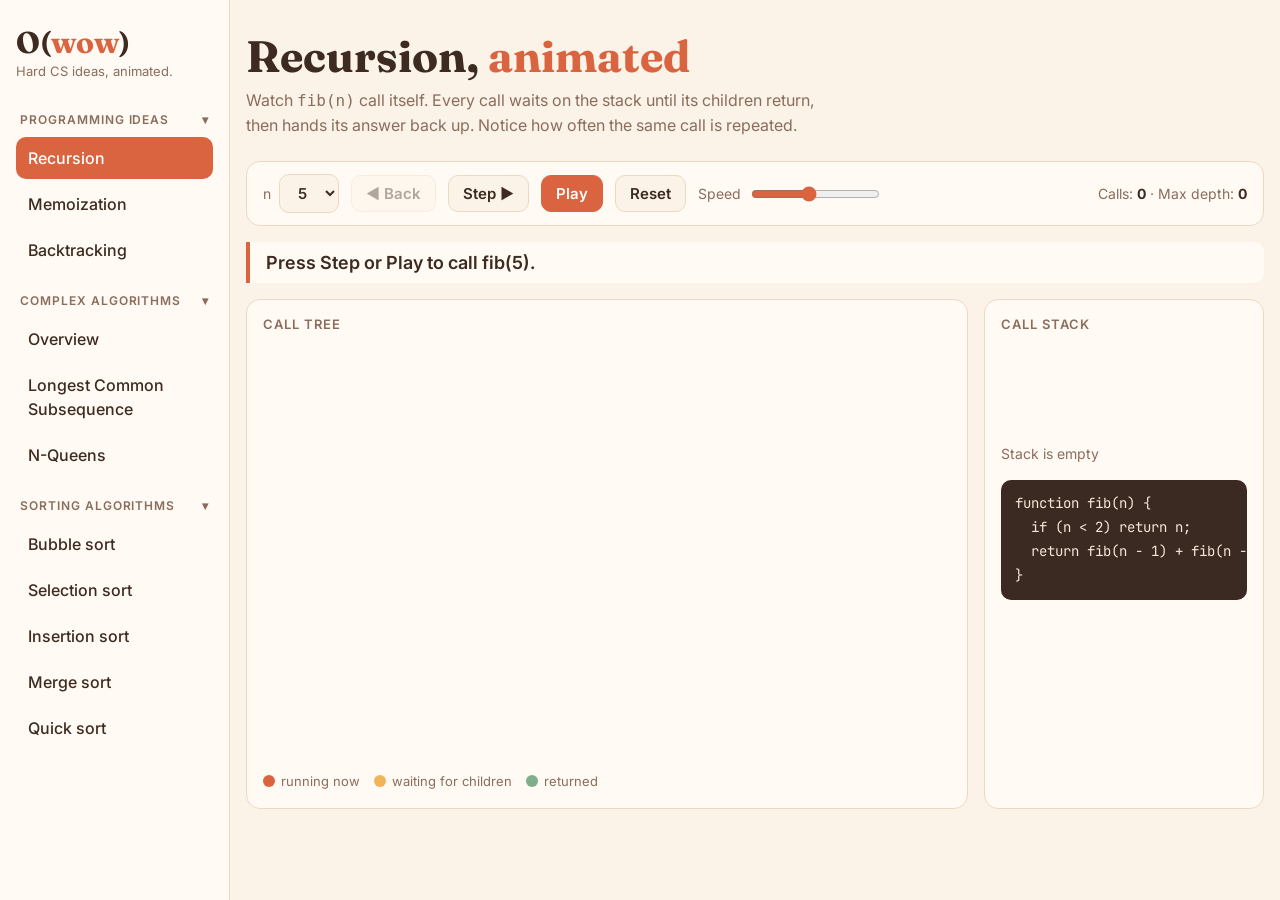
<file: index.html>
<!doctype html>
<html lang="en">
<head>
<meta charset="utf-8">
<meta name="viewport" content="width=device-width, initial-scale=1">
<title>O(wow)</title>
<link rel="preconnect" href="https://fonts.googleapis.com">
<link href="https://fonts.googleapis.com/css2?family=Fraunces:wght@600;700&family=Inter:wght@400;500;600&family=JetBrains+Mono:wght@400;600&display=swap" rel="stylesheet">
<link rel="stylesheet" href="style.css">
</head>
<body>
<div class="layout">
<nav class="side" aria-label="Subjects"></nav>
<script src="nav.js"></script>
<main id="recursion">
  <h1>Recursion, <span>animated</span></h1>
  <p class="lede">Watch <code>fib(n)</code> call itself. Every call waits on the stack until its children return, then hands its answer back up. Notice how often the same call is repeated.</p>

  <div class="controls">
    <label>n <select id="n"></select></label>
    <button id="back" aria-label="Step back">◀ Back</button>
    <button id="step" aria-label="Step forward">Step ▶</button>
    <button id="play" class="primary">Play</button>
    <button id="reset">Reset</button>
    <label>Speed <input id="speed" type="range" min="1" max="10" value="5"></label>
    <div class="stats">Calls: <b id="calls">0</b> · Max depth: <b id="depth">0</b></div>
  </div>

  <div class="caption" id="caption" aria-live="polite"></div>

  <div class="grid">
    <section class="panel">
      <h2>Call tree</h2>
      <svg id="tree" role="img" aria-label="Recursion tree of fib calls"></svg>
      <div class="legend">
        <span><i style="background:var(--accent)"></i>running now</span>
        <span><i style="background:var(--wait)"></i>waiting for children</span>
        <span><i style="background:var(--done)"></i>returned</span>
      </div>
    </section>
    <section class="panel">
      <h2>Call stack</h2>
      <div class="stack" id="stack"></div>
      <pre id="code"><div>function fib(n) {</div><div>  if (n &lt; 2) return n;</div><div>  return fib(n - 1) + fib(n - 2);</div><div>}</div></pre>
    </section>
  </div>
</main>
</div>

<script>
const $ = id => document.getElementById(id);
const SVG = 'http://www.w3.org/2000/svg';
const DX = 64, DY = 78, R = 22, PAD = 30;
let nodes, events, step, timer = null;

for (let i = 1; i <= 7; i++) $('n').add(new Option(i, i, i === 5, i === 5));

// Run fib once, recording every call/return as an event to replay.
function trace(n) {
  nodes = []; events = [];
  (function fib(n, parent, depth) {
    const me = { id: nodes.length, n, parent, depth, kids: [] };
    nodes.push(me);
    if (parent) parent.kids.push(me);
    events.push({ t: 'call', node: me });
    me.value = n < 2 ? n : fib(n - 1, me, depth + 1) + fib(n - 2, me, depth + 1);
    events.push({ t: 'ret', node: me });
    return me.value;
  })(n, null, 0);

  // Leaves get consecutive slots; parents sit centred over their children.
  let slot = 0;
  (function place(nd) {
    nd.kids.forEach(place);
    nd.x = nd.kids.length ? (nd.kids[0].x + nd.kids.at(-1).x) / 2 : PAD + R + DX * slot++;
    nd.y = PAD + R + nd.depth * DY;
  })(nodes[0]);
}

function build() {
  const svg = $('tree');
  const maxDepth = Math.max(...nodes.map(d => d.depth));
  const w = Math.max(...nodes.map(d => d.x)) + R + PAD, h = PAD * 2 + R * 2 + maxDepth * DY;
  svg.setAttribute('viewBox', `0 0 ${w} ${h}`);
  svg.style.maxHeight = h + 'px';
  svg.innerHTML = '';
  for (const d of nodes) if (d.parent) {
    d.edge = el('line', { class: 'edge', x1: d.parent.x, y1: d.parent.y, x2: d.x, y2: d.y });
    d.label = el('text', { class: 'ret-label', x: (d.parent.x + d.x) / 2 + (d.x < d.parent.x ? -10 : 10), y: (d.parent.y + d.y) / 2, 'text-anchor': 'middle' });
    d.label.textContent = d.value;
  }
  for (const d of nodes) {
    d.g = el('g', { class: 'node' });
    d.g.append(el('circle', { cx: d.x, cy: d.y, r: R }));
    const t = el('text', { x: d.x, y: d.y });
    t.textContent = d.n;
    d.g.append(t);
    d.title = el('title', {});
    d.g.append(d.title);
  }
  function el(tag, attrs) {
    const e = document.createElementNS(SVG, tag);
    for (const k in attrs) e.setAttribute(k, attrs[k]);
    svg.append(e);
    return e;
  }
}

// Replay events[0..step) from scratch, so Back works for free.
function render() {
  const called = new Set(), returned = new Set(), stack = [];
  let maxDepth = 0;
  for (const e of events.slice(0, step)) {
    if (e.t === 'call') { called.add(e.node); stack.push(e.node); maxDepth = Math.max(maxDepth, stack.length); }
    else { returned.add(e.node); stack.pop(); }
  }
  const top = stack.at(-1);
  for (const d of nodes) {
    d.g.classList.toggle('shown', called.has(d));
    d.g.classList.toggle('active', d === top);
    d.g.classList.toggle('done', returned.has(d));
    d.title.textContent = returned.has(d) ? `fib(${d.n}) = ${d.value}` : `fib(${d.n})`;
    if (d.edge) {
      d.edge.classList.toggle('shown', called.has(d));
      d.label.classList.toggle('shown', returned.has(d));
    }
  }

  const st = $('stack');
  st.innerHTML = stack.length ? '' : '<div class="stack-empty">Stack is empty</div>';
  stack.forEach((d, i) => {
    const f = document.createElement('div');
    f.className = 'frame' + (d === top ? ' top' : '');
    f.textContent = `fib(${d.n})`;
    st.append(f);
  });

  const e = events[step - 1];
  [...$('code').children].forEach((line, i) => line.classList.toggle('hl',
    !!e && i === (e.t === 'call' ? 0 : e.node.n < 2 ? 1 : 2)));

  $('caption').textContent = caption(e);
  $('calls').textContent = called.size;
  $('depth').textContent = maxDepth;
  $('back').disabled = step === 0;
  $('step').disabled = $('play').disabled = step === events.length;
}

function caption(e) {
  if (!e) return `Press Step or Play to call fib(${nodes[0].n}).`;
  const d = e.node, p = d.parent;
  if (e.t === 'call') return p ? `fib(${p.n}) calls fib(${d.n})` + (d.n < 2 ? ' (base case)' : '') : `Start: call fib(${d.n})`;
  const how = d.n < 2 ? `base case, so it returns ${d.value}` : `${d.kids[0].value} + ${d.kids[1].value} = ${d.value}`;
  return p ? `fib(${d.n}): ${how}, returned to fib(${p.n})` : `Done! fib(${d.n}) = ${d.value}, using ${nodes.length} calls.`;
}

function setStep(s) { step = Math.max(0, Math.min(events.length, s)); render(); if (step === events.length) stop(); }
function stop() { clearInterval(timer); timer = null; $('play').textContent = 'Play'; }
function play() {
  if (timer) return stop();
  $('play').textContent = 'Pause';
  timer = setInterval(() => setStep(step + 1), 1600 / $('speed').value);
}
function load() { stop(); trace(+$('n').value); build(); setStep(0); }

$('n').onchange = load;
$('step').onclick = () => { stop(); setStep(step + 1); };
$('back').onclick = () => { stop(); setStep(step - 1); };
$('reset').onclick = () => { stop(); setStep(0); };
$('play').onclick = play;
$('speed').oninput = () => { if (timer) { stop(); play(); } };
document.addEventListener('keydown', e => {
  if (e.target.tagName === 'SELECT' || e.target.tagName === 'INPUT') return;
  if (e.key === 'ArrowRight') { stop(); setStep(step + 1); }
  if (e.key === 'ArrowLeft') { stop(); setStep(step - 1); }
  if (e.key === ' ') { e.preventDefault(); play(); }
});

load();
// self-check: trace matches real fib and every call returns
console.assert(nodes[0].value === [0,1,1,2,3,5,8,13][nodes[0].n] && events.length === nodes.length * 2, 'fib trace broken');
</script>
</body>
</html>
</file>
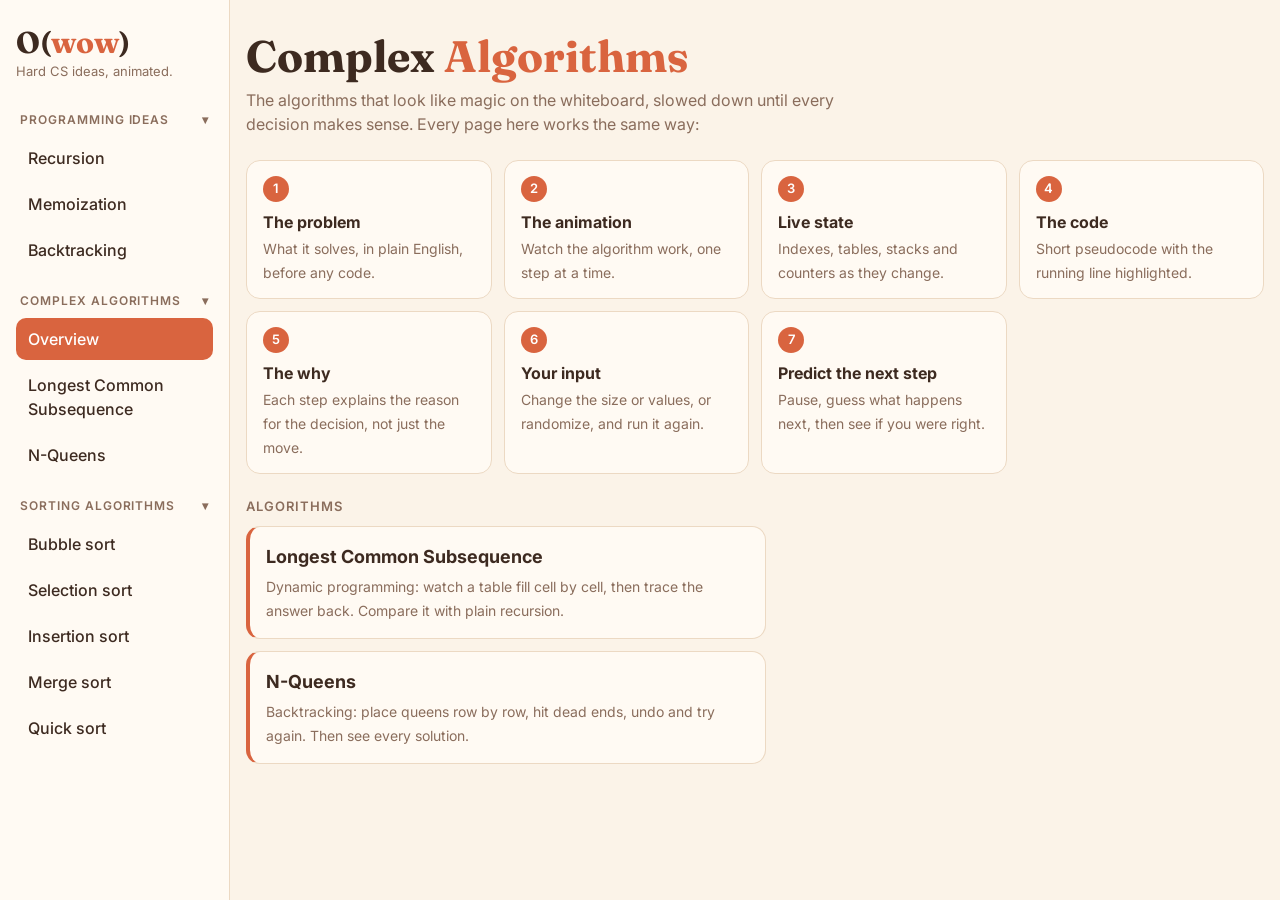
<file: algorithms/index.html>
<!doctype html>
<html lang="en">
<head>
<meta charset="utf-8">
<meta name="viewport" content="width=device-width, initial-scale=1">
<title>O(wow) · Complex Algorithms</title>
<link rel="preconnect" href="https://fonts.googleapis.com">
<link href="https://fonts.googleapis.com/css2?family=Fraunces:wght@600;700&family=Inter:wght@400;500;600&family=JetBrains+Mono:wght@400;600&display=swap" rel="stylesheet">
<link rel="stylesheet" href="../style.css">
</head>
<body>
<div class="layout">
<nav class="side" aria-label="Subjects"></nav>
<script src="../nav.js"></script>
<main>
  <h1>Complex <span>Algorithms</span></h1>
  <p class="lede">The algorithms that look like magic on the whiteboard, slowed down until every decision makes sense. Every page here works the same way:</p>

  <ol class="features">
    <li><b>The problem</b><span>What it solves, in plain English, before any code.</span></li>
    <li><b>The animation</b><span>Watch the algorithm work, one step at a time.</span></li>
    <li><b>Live state</b><span>Indexes, tables, stacks and counters as they change.</span></li>
    <li><b>The code</b><span>Short pseudocode with the running line highlighted.</span></li>
    <li><b>The why</b><span>Each step explains the reason for the decision, not just the move.</span></li>
    <li><b>Your input</b><span>Change the size or values, or randomize, and run it again.</span></li>
    <li><b>Predict the next step</b><span>Pause, guess what happens next, then see if you were right.</span></li>
  </ol>

  <h2 class="section">Algorithms</h2>
  <a class="algo-card" href="lcs.html"><b>Longest Common Subsequence</b><span>Dynamic programming: watch a table fill cell by cell, then trace the answer back. Compare it with plain recursion.</span></a>
  <a class="algo-card" href="nqueens.html"><b>N-Queens</b><span>Backtracking: place queens row by row, hit dead ends, undo and try again. Then see every solution.</span></a>
</main>
</div>
</body>
</html>
</file>
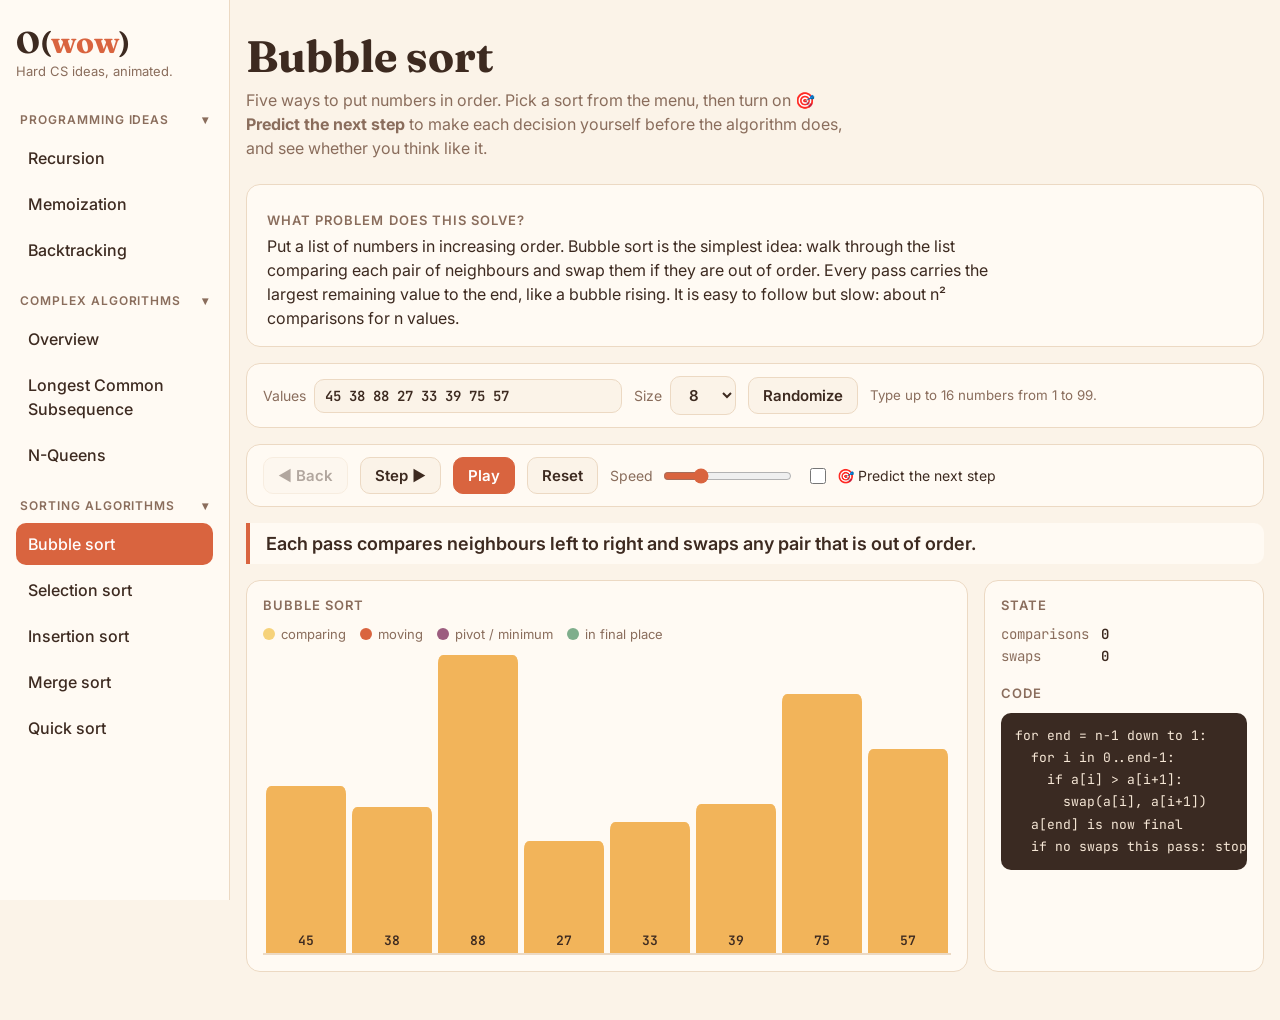
<file: sorting/index.html>
<!doctype html>
<html lang="en">
<head>
<meta charset="utf-8">
<meta name="viewport" content="width=device-width, initial-scale=1">
<title>O(wow) · Sorting</title>
<link rel="preconnect" href="https://fonts.googleapis.com">
<link href="https://fonts.googleapis.com/css2?family=Fraunces:wght@600;700&family=Inter:wght@400;500;600&family=JetBrains+Mono:wght@400;600&display=swap" rel="stylesheet">
<link rel="stylesheet" href="../style.css">
</head>
<body>
<div class="layout">
<nav class="side" aria-label="Subjects"></nav>
<script src="../nav.js"></script>
<main>
  <h1>Sorting <span>Algorithms</span></h1>
  <p class="lede">Five ways to put numbers in order. Pick a sort from the menu, then turn on <b>🎯 Predict the next step</b> to make each decision yourself before the algorithm does, and see whether you think like it.</p>
  <div id="app"></div>
</main>
</div>
<script src="../algorithms/player.js"></script>
<script src="sorting.js"></script>
<script src="bubble.js"></script>
<script src="selection.js"></script>
<script src="insertion.js"></script>
<script src="merge.js"></script>
<script src="quick.js"></script>
</body>
</html>
</file>
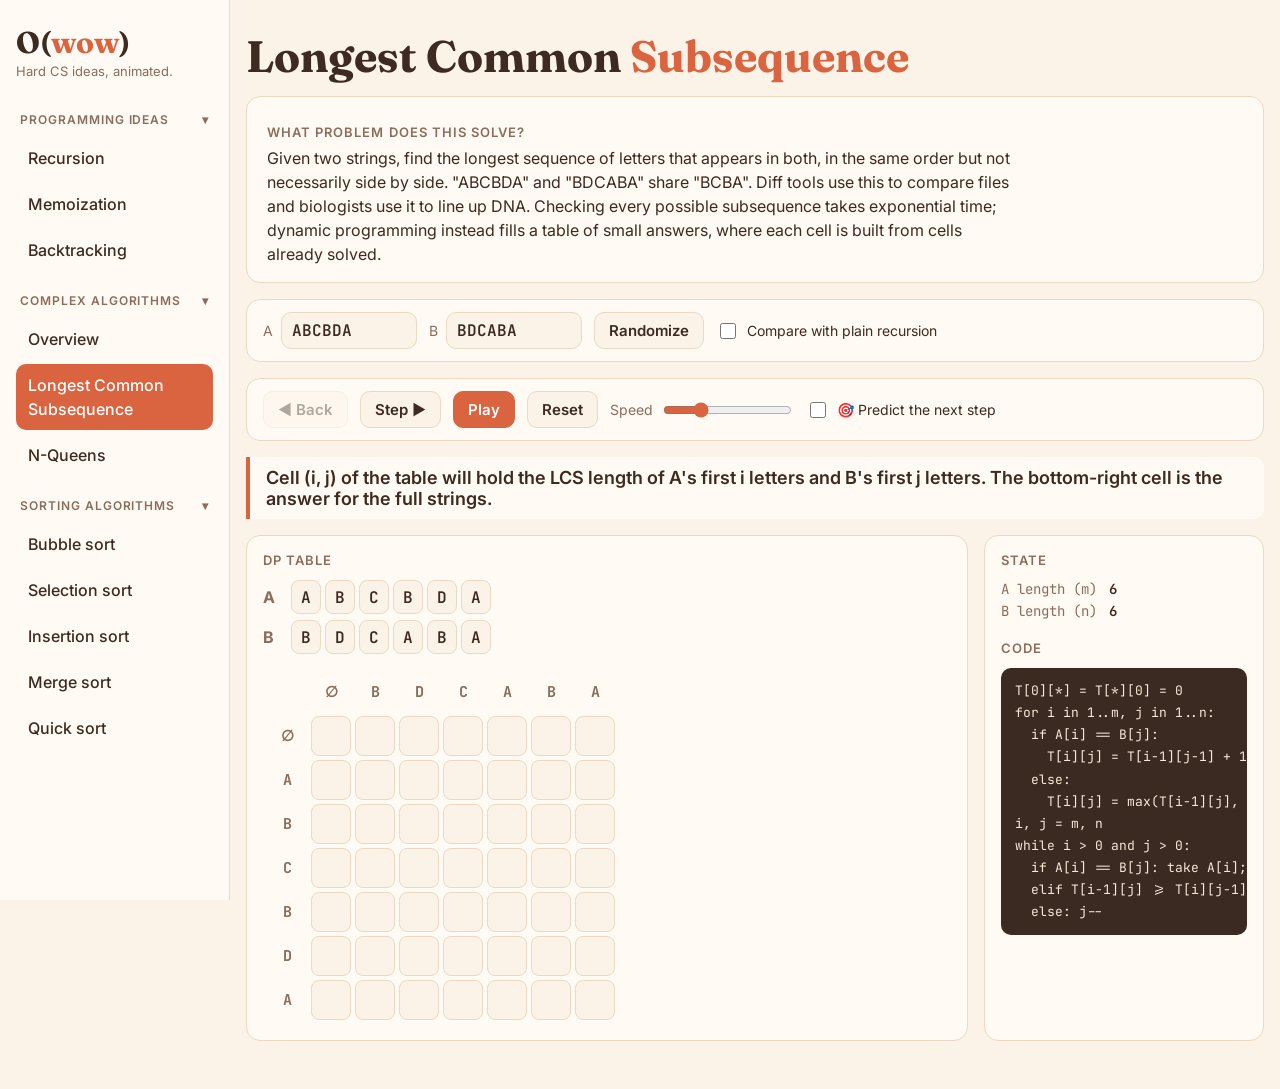
<file: algorithms/lcs.html>
<!doctype html>
<html lang="en">
<head>
<meta charset="utf-8">
<meta name="viewport" content="width=device-width, initial-scale=1">
<title>O(wow) · Longest Common Subsequence</title>
<link rel="preconnect" href="https://fonts.googleapis.com">
<link href="https://fonts.googleapis.com/css2?family=Fraunces:wght@600;700&family=Inter:wght@400;500;600&family=JetBrains+Mono:wght@400;600&display=swap" rel="stylesheet">
<link rel="stylesheet" href="../style.css">
</head>
<body>
<div class="layout">
<nav class="side" aria-label="Subjects"></nav>
<script src="../nav.js"></script>
<main></main>
</div>
<script src="player.js"></script>
<script src="lcs.js"></script>
</body>
</html>
</file>
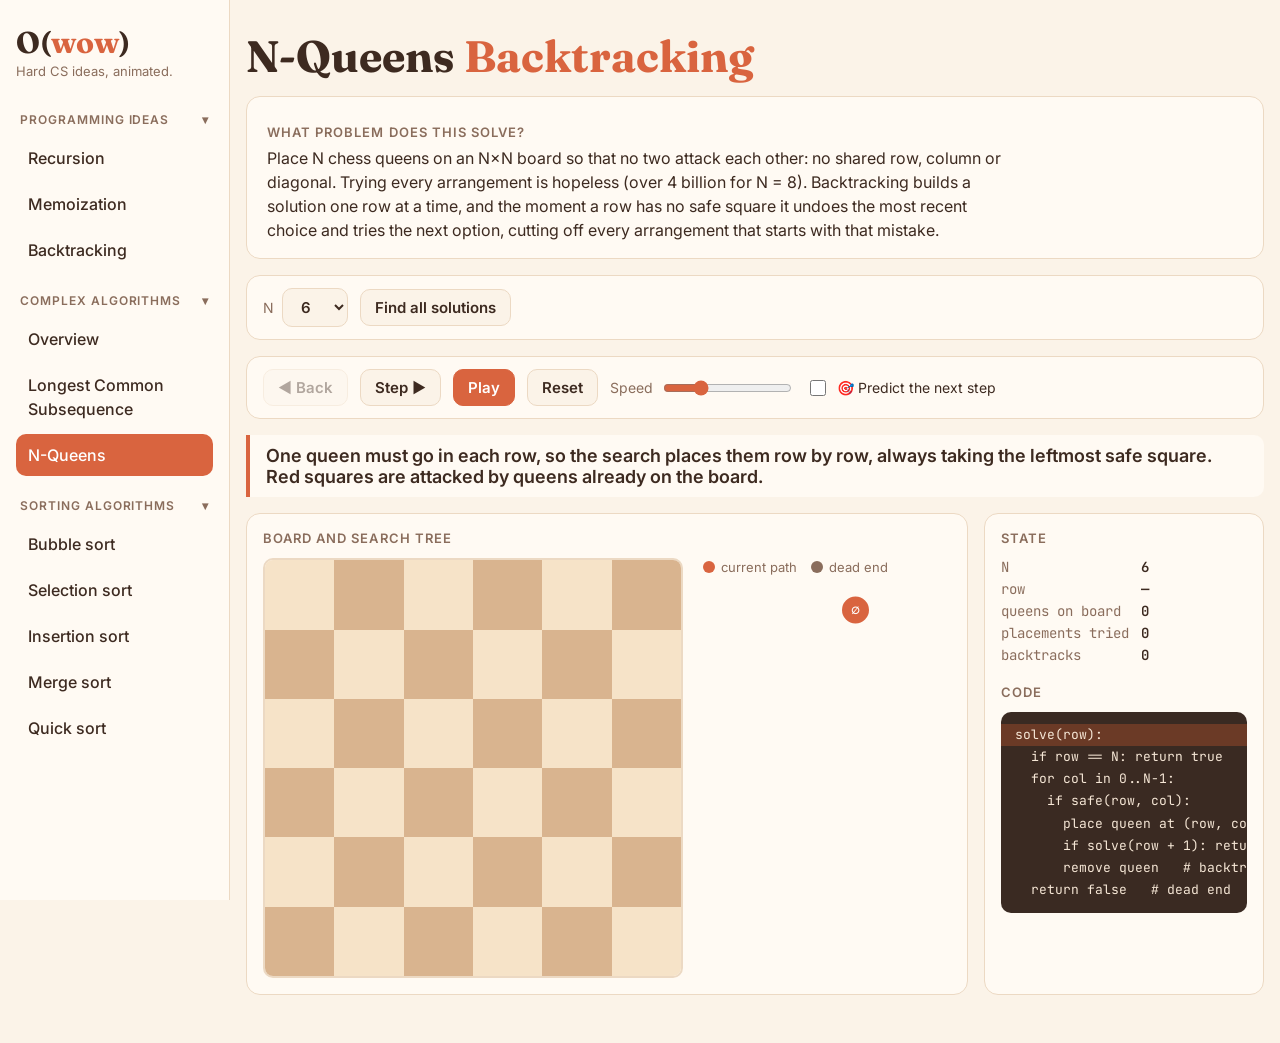
<file: algorithms/nqueens.html>
<!doctype html>
<html lang="en">
<head>
<meta charset="utf-8">
<meta name="viewport" content="width=device-width, initial-scale=1">
<title>O(wow) · N-Queens</title>
<link rel="preconnect" href="https://fonts.googleapis.com">
<link href="https://fonts.googleapis.com/css2?family=Fraunces:wght@600;700&family=Inter:wght@400;500;600&family=JetBrains+Mono:wght@400;600&display=swap" rel="stylesheet">
<link rel="stylesheet" href="../style.css">
</head>
<body>
<div class="layout">
<nav class="side" aria-label="Subjects"></nav>
<script src="../nav.js"></script>
<main></main>
</div>
<script src="player.js"></script>
<script src="nqueens.js"></script>
</body>
</html>
</file>
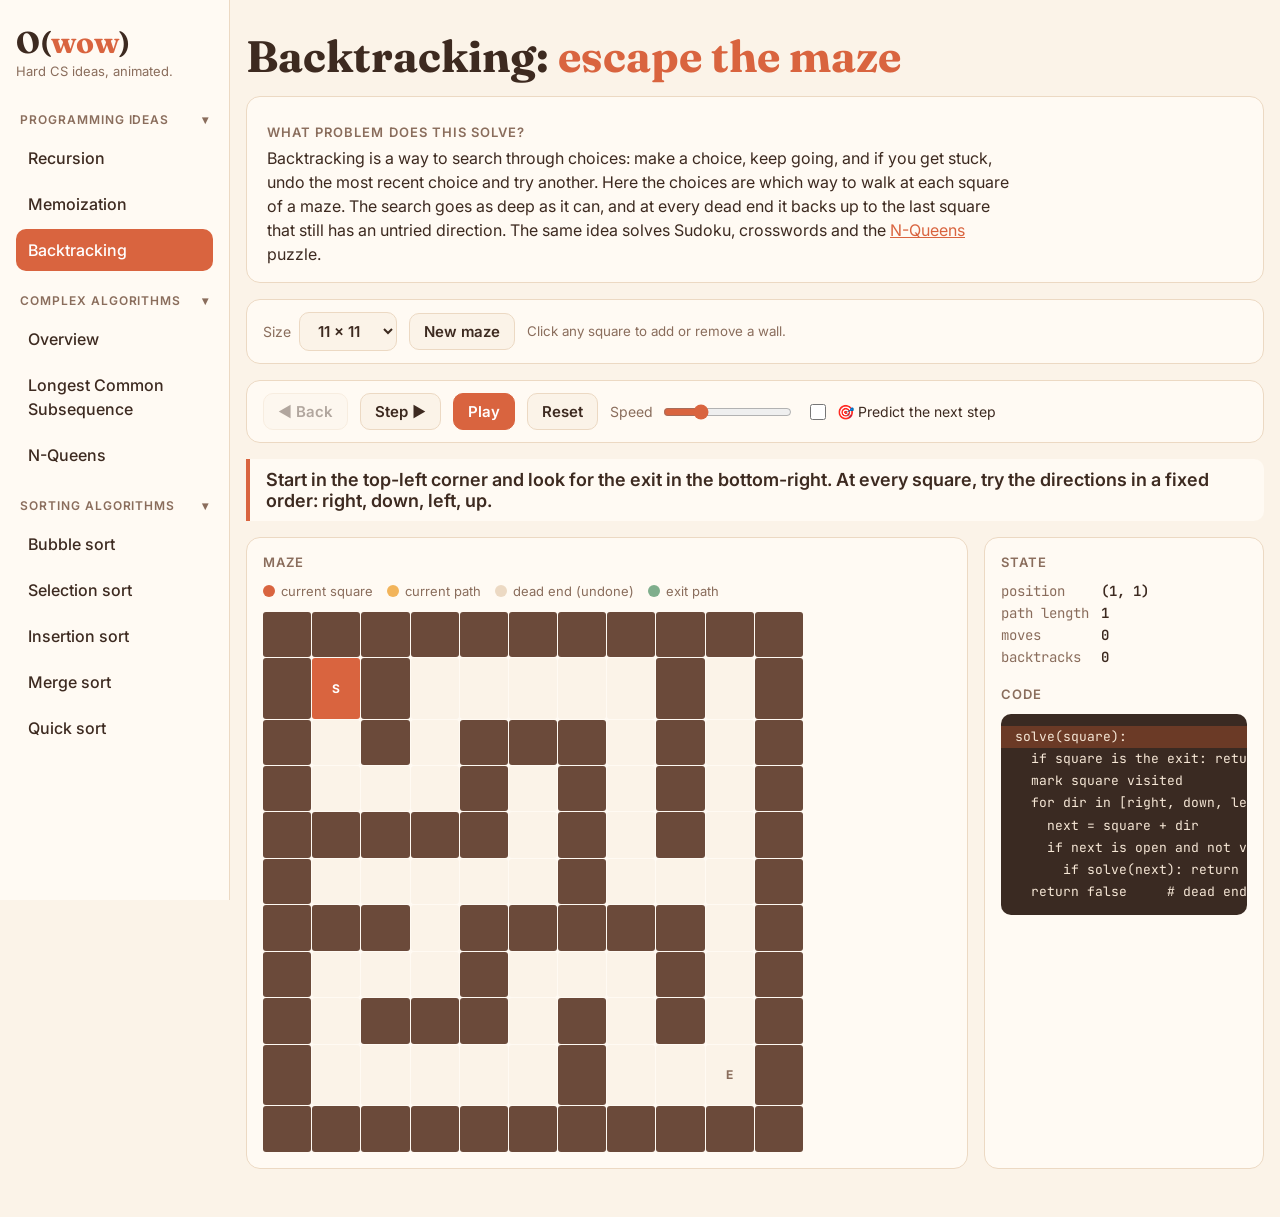
<file: ideas/backtracking.html>
<!doctype html>
<html lang="en">
<head>
<meta charset="utf-8">
<meta name="viewport" content="width=device-width, initial-scale=1">
<title>O(wow) · Backtracking</title>
<link rel="preconnect" href="https://fonts.googleapis.com">
<link href="https://fonts.googleapis.com/css2?family=Fraunces:wght@600;700&family=Inter:wght@400;500;600&family=JetBrains+Mono:wght@400;600&display=swap" rel="stylesheet">
<link rel="stylesheet" href="../style.css">
</head>
<body>
<div class="layout">
<nav class="side" aria-label="Subjects"></nav>
<script src="../nav.js"></script>
<main></main>
</div>
<script src="../algorithms/player.js"></script>
<script src="backtracking.js"></script>
</body>
</html>
</file>
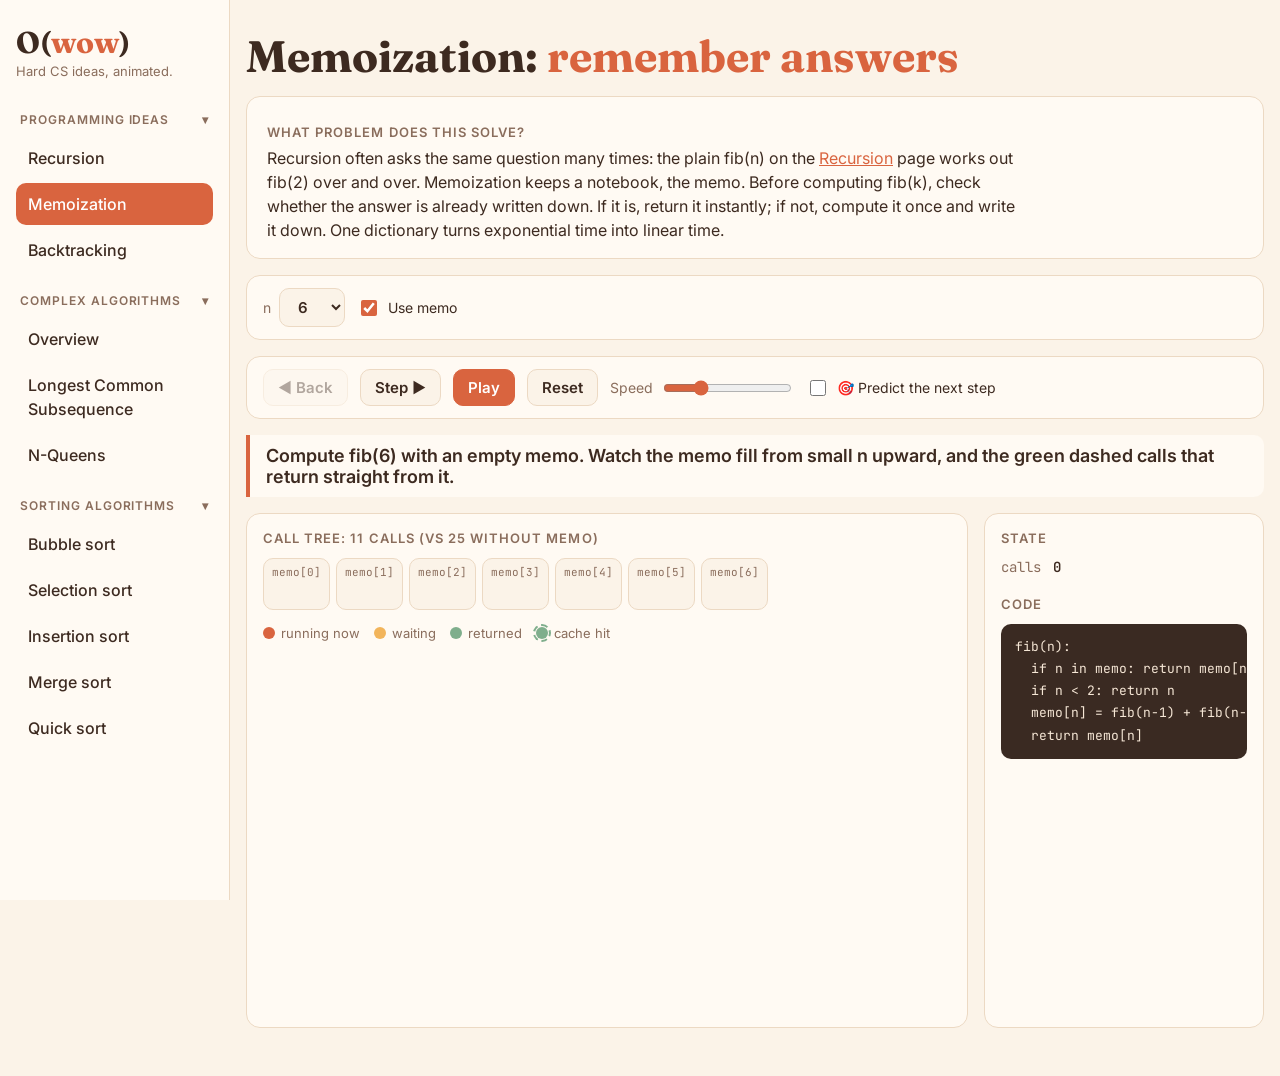
<file: ideas/memo.html>
<!doctype html>
<html lang="en">
<head>
<meta charset="utf-8">
<meta name="viewport" content="width=device-width, initial-scale=1">
<title>O(wow) · Memoization</title>
<link rel="preconnect" href="https://fonts.googleapis.com">
<link href="https://fonts.googleapis.com/css2?family=Fraunces:wght@600;700&family=Inter:wght@400;500;600&family=JetBrains+Mono:wght@400;600&display=swap" rel="stylesheet">
<link rel="stylesheet" href="../style.css">
</head>
<body>
<div class="layout">
<nav class="side" aria-label="Subjects"></nav>
<script src="../nav.js"></script>
<main></main>
</div>
<script src="../algorithms/player.js"></script>
<script src="memo.js"></script>
</body>
</html>
</file>
<file: style.css>
:root {
  --bg: #fbf3e8;
  --surface: #fffaf3;
  --border: #ecd9c3;
  --ink: #3d2a20;
  --muted: #8a6d5c;
  --accent: #d9643f;      /* terracotta: active call */
  --wait: #f2b45a;        /* amber: waiting on the stack */
  --done: #7fae8c;        /* sage: returned */
  --edge: #d8bfa6;
  --code-bg: #3a2a22;
  --code-ink: #f6e7d6;
  --code-hl: #6b3a26;
}
@media (prefers-color-scheme: dark) {
  :root {
    --bg: #221a16;
    --surface: #2c221d;
    --border: #463529;
    --ink: #f4e6d8;
    --muted: #bfa290;
    --accent: #ee7d55;
    --wait: #e6a64c;
    --done: #8fbf9b;
    --edge: #5c4636;
    --code-bg: #1a1310;
    --code-hl: #5a2f1f;
  }
}
* { box-sizing: border-box; }
body {
  margin: 0;
  background: var(--bg);
  color: var(--ink);
  font: 16px/1.5 Inter, system-ui, sans-serif;
}
.layout { display: grid; grid-template-columns: 230px 1fr; min-height: 100vh; }
.side {
  position: sticky; top: 0; height: 100vh; overflow-y: auto;
  background: var(--surface); border-right: 1px solid var(--border); padding: 28px 16px;
}
.brand { font: 700 30px/1 Fraunces, Georgia, serif; margin: 0 0 4px; }
.brand span { color: var(--accent); }
.tagline { color: var(--muted); font-size: 13px; margin: 0 0 24px; }
.side summary { font: 600 12px Inter, sans-serif; letter-spacing: .08em; text-transform: uppercase; color: var(--muted);
  padding: 6px 4px; margin-bottom: 4px; cursor: pointer; list-style: none; display: flex; justify-content: space-between; border-radius: 8px; }
.side summary::-webkit-details-marker { display: none; }
.side summary::after { content: '▾'; transition: transform .2s; }
.side details:not([open]) summary::after { transform: rotate(-90deg); }
.side summary:hover { color: var(--ink); }
.side summary:focus-visible { outline: 3px solid var(--wait); }
.side details + details { margin-top: 16px; }
.side ul { list-style: none; margin: 0; padding: 0; display: flex; flex-direction: column; gap: 4px; }
.side a {
  display: flex; justify-content: space-between; align-items: center;
  padding: 9px 12px; border-radius: 10px; color: var(--ink); text-decoration: none; font-weight: 500;
}
.side a:hover { background: var(--bg); }
.side a[aria-current] { background: var(--accent); color: #fff; }
@media (max-width: 820px) {
  .layout { grid-template-columns: 1fr; }
  .side { position: static; height: auto; border-right: 0; border-bottom: 1px solid var(--border); padding: 16px; }
  .tagline { margin-bottom: 12px; }
  .side ul { flex-direction: row; overflow-x: auto; }
  .side li { flex: none; }
}
main { max-width: 1200px; width: 100%; margin: 0 auto; padding: 32px 16px 48px; min-width: 0; }
h1 { font: 700 clamp(28px, 5vw, 44px)/1.1 Fraunces, Georgia, serif; margin: 0 0 8px; }
h1 span { color: var(--accent); }
.lede { color: var(--muted); margin: 0 0 24px; max-width: 60ch; }

.controls {
  display: flex; flex-wrap: wrap; gap: 12px; align-items: center;
  background: var(--surface); border: 1px solid var(--border);
  border-radius: 14px; padding: 12px 16px; margin-bottom: 16px;
}
button, select {
  font: 600 15px Inter, sans-serif; color: var(--ink);
  background: var(--bg); border: 1px solid var(--border);
  border-radius: 10px; padding: 8px 14px; cursor: pointer;
}
button.primary { background: var(--accent); border-color: var(--accent); color: #fff; }
button:disabled { opacity: .4; cursor: default; }
button:focus-visible, select:focus-visible, input:focus-visible { outline: 3px solid var(--wait); outline-offset: 2px; }
label { display: flex; align-items: center; gap: 8px; color: var(--muted); font-size: 14px; }
input[type=range] { accent-color: var(--accent); }
.stats { margin-left: auto; color: var(--muted); font-size: 14px; }
.stats b { color: var(--ink); }

.caption {
  font: 600 18px Inter, sans-serif; min-height: 1.6em;
  padding: 10px 16px; margin-bottom: 16px;
  border-left: 4px solid var(--accent); background: var(--surface); border-radius: 0 10px 10px 0;
}

.grid { display: grid; grid-template-columns: 1fr 280px; gap: 16px; }
@media (max-width: 820px) { .grid { grid-template-columns: 1fr; } }
.panel { background: var(--surface); border: 1px solid var(--border); border-radius: 14px; padding: 16px; min-width: 0; }
.panel h2 { font: 600 13px Inter, sans-serif; letter-spacing: .08em; text-transform: uppercase; color: var(--muted); margin: 0 0 12px; }

#tree { width: 100%; height: auto; display: block; }
.edge { stroke: var(--edge); stroke-width: 2; opacity: 0; transition: opacity .35s; }
.edge.shown { opacity: 1; }
.ret-label { font: 600 13px "JetBrains Mono", monospace; fill: var(--done); opacity: 0; transition: opacity .35s; }
.ret-label.shown { opacity: 1; }
.node { opacity: 0; transform: scale(.3); transform-box: fill-box; transform-origin: center; transition: opacity .35s, transform .35s cubic-bezier(.3,1.6,.5,1); }
.node.shown { opacity: 1; transform: scale(1); }
.node circle { fill: var(--surface); stroke: var(--wait); stroke-width: 3; transition: fill .3s, stroke .3s; }
.node text { font: 600 13px "JetBrains Mono", monospace; fill: var(--ink); text-anchor: middle; dominant-baseline: central; }
.node.active circle { fill: var(--accent); stroke: var(--accent); }
.node.active text { fill: #fff; }
.node.done circle { fill: var(--done); stroke: var(--done); }
.node.done text { fill: #fff; }

.stack { display: flex; flex-direction: column-reverse; gap: 6px; min-height: 120px; }
.frame {
  font: 600 14px "JetBrains Mono", monospace;
  background: var(--wait); color: #3d2a20; border-radius: 8px; padding: 8px 12px;
  animation: push .3s cubic-bezier(.3,1.6,.5,1);
}
.frame.top { background: var(--accent); color: #fff; }
.stack-empty { color: var(--muted); font-size: 14px; }
@keyframes push { from { transform: translateY(-16px); opacity: 0; } }

pre {
  margin: 16px 0 0; padding: 12px 0; border-radius: 10px;
  background: var(--code-bg); color: var(--code-ink);
  font: 14px/1.7 "JetBrains Mono", monospace; overflow-x: auto;
}
pre div { padding: 0 14px; transition: background .25s; }
pre div.hl { background: var(--code-hl); }

.legend { display: flex; flex-wrap: wrap; gap: 14px; margin-top: 12px; font-size: 13px; color: var(--muted); }
.legend i { display: inline-block; width: 12px; height: 12px; border-radius: 50%; margin-right: 6px; vertical-align: -1px; }
@media (prefers-reduced-motion: reduce) { * { transition: none !important; animation: none !important; } }

@media (max-width: 820px) { .side details + details { margin-top: 8px; } }

.features { display: grid; grid-template-columns: repeat(auto-fill, minmax(230px, 1fr)); gap: 12px; padding: 0; margin: 0 0 24px; list-style: none; counter-reset: f; }
.features li { background: var(--surface); border: 1px solid var(--border); border-radius: 14px; padding: 14px 16px; counter-increment: f; }
.features li::before { content: counter(f); display: inline-grid; place-items: center; width: 26px; height: 26px; margin-right: 8px; border-radius: 50%; background: var(--accent); color: #fff; font-weight: 600; font-size: 13px; }
.features b { display: block; margin: 8px 0 2px; }
.features span { color: var(--muted); font-size: 14px; }

/* ---------- Algorithm pages (algorithms/player.js) ---------- */
:root { --bad: #c8463d; }
@media (prefers-color-scheme: dark) { :root { --bad: #e86a5f; } }
.section { font: 600 13px Inter, sans-serif; letter-spacing: .08em; text-transform: uppercase; color: var(--muted); margin: 0 0 12px; }
.algo-card { display: block; max-width: 520px; background: var(--surface); border: 1px solid var(--border); border-left: 4px solid var(--accent); border-radius: 14px; padding: 16px; color: var(--ink); text-decoration: none; transition: transform .2s; }
.algo-card:hover { transform: translateY(-2px); }
.algo-card b { display: block; font-size: 18px; margin-bottom: 4px; }
.algo-card span { color: var(--muted); font-size: 14px; }

.problem { background: var(--surface); border: 1px solid var(--border); border-radius: 14px; padding: 16px 20px; margin: 16px 0; }
.problem h2 { font: 600 13px Inter, sans-serif; letter-spacing: .08em; text-transform: uppercase; color: var(--muted); margin-bottom: 6px; }
.problem p { margin: 0; max-width: 75ch; }
input.text { font: 600 16px "JetBrains Mono", monospace; color: var(--ink); background: var(--bg); border: 1px solid var(--border); border-radius: 10px; padding: 7px 10px; width: 8.5em; text-transform: uppercase; }
.toggle { cursor: pointer; color: var(--ink); }
.toggle input { accent-color: var(--accent); width: 16px; height: 16px; }

.ask { background: var(--surface); border: 2px solid var(--wait); border-radius: 14px; padding: 12px 16px; margin-bottom: 16px; animation: push .3s; }
.ask .options { display: flex; flex-wrap: wrap; gap: 8px; margin-top: 10px; }
.verdict { display: block; margin-bottom: 4px; }
.verdict.right { color: var(--done); }
.verdict.wrong { color: var(--bad); }
.state { display: grid; grid-template-columns: auto 1fr; gap: 4px 12px; margin: 0 0 20px; font: 14px "JetBrains Mono", monospace; }
.state dt { color: var(--muted); }
.state dd { margin: 0; font-weight: 600; }
.panel pre.code { margin-top: 0; font-size: 13px; }

.scroll { overflow: auto; max-height: 70vh; }
.strings { display: flex; flex-direction: column; gap: 6px; margin-bottom: 14px; }
.strings .row { display: flex; align-items: center; gap: 4px; }
.strings .row b { width: 24px; color: var(--muted); }
.ch { display: inline-grid; place-items: center; width: 30px; height: 34px; border-radius: 8px; background: var(--bg); border: 1px solid var(--border); font: 600 16px "JetBrains Mono", monospace; transition: background .3s, color .3s, transform .3s; }
.ch.cur { border-color: var(--accent); border-width: 2px; }
.ch.take { background: var(--done); border-color: var(--done); color: #fff; transform: translateY(-3px); }

table.dp { border-collapse: separate; border-spacing: 4px; font: 600 15px "JetBrains Mono", monospace; }
.dp th, .dp td { width: 40px; height: 40px; text-align: center; border-radius: 8px; transition: background .3s, color .3s, box-shadow .3s; }
.dp th { color: var(--muted); }
.dp th.match { background: var(--done); color: #fff; }
.dp th.miss { background: var(--wait); color: #3d2a20; }
.dp td { background: var(--bg); border: 1px solid var(--border); }
.dp td.path { background: var(--wait); color: #3d2a20; }
.dp td.take { background: var(--done); color: #fff; }
.dp td.dep { box-shadow: inset 0 0 0 2px var(--wait); }
.dp td.used { box-shadow: inset 0 0 0 3px var(--accent); }
.dp td.cur { background: var(--accent); color: #fff; animation: push .3s; }

.rec-tree .node text { font-size: 11px; }
.node.repeat circle { stroke: var(--bad); }
.node.repeat.done circle, .node.repeat.active circle { fill: var(--bad); stroke: var(--bad); }
.versus { display: flex; gap: 16px; flex-wrap: wrap; }
.versus div { flex: 1; min-width: 160px; background: var(--bg); border-radius: 14px; padding: 20px; text-align: center; color: var(--muted); }
.versus b { display: block; font: 700 44px Fraunces, serif; color: var(--ink); }
.versus small { display: block; color: var(--bad); }
.viz .legend { margin: 0 0 10px; }
.algo-card + .algo-card { margin-top: 12px; }

/* N-Queens */
.nq { display: flex; flex-wrap: wrap; gap: 20px; align-items: flex-start; }
.board { display: grid; grid-template-columns: repeat(var(--n), 1fr); width: min(100%, 420px); aspect-ratio: 1; border-radius: 10px; overflow: hidden; border: 2px solid var(--border); flex: none; }
.sq { display: grid; place-items: center; background: #f6e3c8; color: #3d2a20; font-size: clamp(16px, calc(300px / var(--n)), 34px); line-height: 1; position: relative; transition: background .3s; }
.sq.dark { background: #d9b48f; }
.sq.hit { background: #eea08f; }
.sq.hit.dark { background: #dc8170; }
.sq.queen { color: #3d2a20; }
.sq.new { animation: drop .4s cubic-bezier(.3,1.6,.5,1); box-shadow: inset 0 0 0 3px var(--accent); }
.sq.removed { color: var(--bad); animation: lift .6s forwards; }
.sq.dead { box-shadow: inset 0 0 0 3px var(--bad); animation: shake .4s; }
.sq.solved.queen { background: var(--done); color: #fff; }
@keyframes drop { from { transform: translateY(-30px); opacity: 0; } }
@keyframes lift { to { transform: translateY(-20px); opacity: 0; } }
@keyframes shake { 25% { transform: translateX(-3px); } 75% { transform: translateX(3px); } }
.tree-box { flex: 1; min-width: 240px; }
.tree-box .legend { margin: 0 0 8px; }
.nq-tree .node text { font-size: 10px; }
.nq-tree .node:not(.active):not(.pruned) circle { stroke: var(--wait); }
.nq-tree .node.pruned circle { fill: var(--border); stroke: var(--muted); }
.nq-tree .node.pruned { opacity: .55; }
.nq-tree .node.active circle { fill: var(--accent); stroke: var(--accent); }
.nq-tree .node.active text { fill: #fff; }
.nq-tree .node.stuck circle { stroke: var(--bad); stroke-width: 4; }
.nq-tree .edge.on { stroke: var(--accent); stroke-width: 3; }
.gallery { margin-top: 16px; }
.minis { display: grid; grid-template-columns: repeat(auto-fill, minmax(84px, 1fr)); gap: 10px; }
.mini { display: grid; grid-template: repeat(var(--n), 1fr) / repeat(var(--n), 1fr); aspect-ratio: 1; border-radius: 6px; overflow: hidden;
  background: repeating-conic-gradient(#d9b48f 0 25%, #f6e3c8 0 50%) 0 0 / calc(200% / var(--n)) calc(200% / var(--n)); }
.mini i { background: var(--accent); border-radius: 50%; margin: 18%; }

/* Sorting */
input.text.wide { width: min(22em, 70vw); text-transform: none; font-size: 14px; }
#vals-hint { color: var(--muted); }
.bars { position: relative; height: 300px; border-bottom: 2px solid var(--border); }
.bar { position: absolute; left: 0; bottom: 0; width: calc(100% / var(--n)); padding: 0 3px; background: var(--wait); background-clip: content-box;
  border-radius: 8px 8px 0 0; display: flex; align-items: flex-end; justify-content: center;
  transition: transform .45s cubic-bezier(.4,0,.2,1), background-color .25s, opacity .25s; }
.bar span { font: 600 13px "JetBrains Mono", monospace; color: #3d2a20; padding-bottom: 4px; }
.bar.cmp { background-color: #f6d27a; box-shadow: inset 0 0 0 3px var(--accent); }
.bar.swap { background-color: var(--accent); }
.bar.pivot { background-color: #9c5d7f; }
.bar.left { background-color: #f3c58b; }
.bar.right { background-color: #c99ab3; }
.bar.done { background-color: var(--done); }
.bar.swap span, .bar.pivot span, .bar.done span { color: #fff; }
.bar.dim { opacity: .3; }
.legend .sw-cmp { background: #f6d27a; } .legend .sw-swap { background: var(--accent); }
.legend .sw-pivot { background: #9c5d7f; } .legend .sw-done { background: var(--done); }
.hint { color: var(--muted); text-align: center; padding-top: 120px; }

/* Programming ideas: maze + memo */
.problem a { color: var(--accent); }
.hint-inline { color: var(--muted); }
.maze { display: grid; grid-template-columns: repeat(var(--s), 1fr); width: min(100%, 540px); aspect-ratio: 1; gap: 1px; margin-top: 8px; cursor: pointer; }
.maze .m { background: var(--bg); border-radius: 3px; display: grid; place-items: center; font: 700 12px Inter, sans-serif; color: var(--muted); transition: background .25s; }
.maze .m:hover { outline: 2px solid var(--wait); }
.maze .wall { background: #6b4a3a; }
.maze .path { background: var(--wait); color: #3d2a20; }
.maze .dead { background: var(--border); }
.maze .win { background: var(--done); color: #fff; }
.maze .cur { background: var(--accent); color: #fff; animation: push .3s; }
.maze .cur:empty::after { content: ''; width: 45%; height: 45%; border-radius: 50%; background: #fff; }
.memo-row { display: flex; flex-wrap: wrap; gap: 6px; margin-bottom: 14px; }
.memo-cell { display: flex; flex-direction: column; align-items: center; min-width: 54px; padding: 6px 8px; border-radius: 10px; background: var(--bg); border: 1px solid var(--border); transition: background .3s, transform .3s; }
.memo-cell small { color: var(--muted); font: 11px "JetBrains Mono", monospace; }
.memo-cell b { font: 700 18px "JetBrains Mono", monospace; min-height: 1.3em; }
.memo-cell.full { background: color-mix(in srgb, var(--done) 25%, var(--bg)); border-color: var(--done); }
.memo-cell.flash { transform: scale(1.12); box-shadow: 0 0 0 3px var(--accent); }
.node.hit circle { stroke: var(--done); stroke-dasharray: 4 3; }
.node.hit.done circle, .node.hit.active circle { fill: var(--done); stroke: var(--done); }
.legend .sw-hit { background: var(--done); outline: 2px dashed var(--done); outline-offset: 1px; }
</file>
